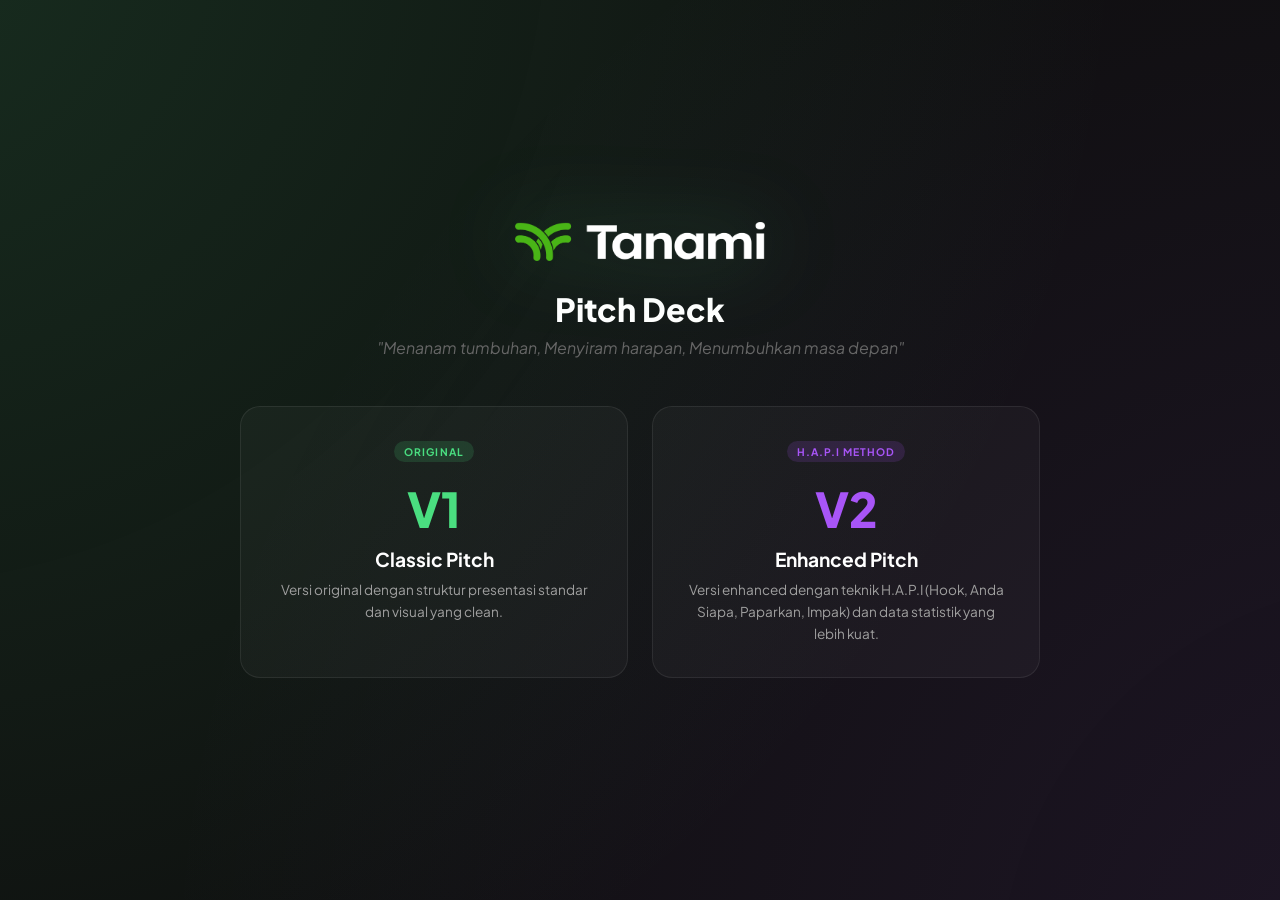
<file: index.html>
<!doctype html>
<html lang="id">
  <head>
    <meta charset="UTF-8" />
    <meta name="viewport" content="width=device-width, initial-scale=1.0" />
    <title>TANAMI Pitch Deck - Pilih Versi</title>
    <link
      href="https://fonts.googleapis.com/css2?family=Plus+Jakarta+Sans:wght@400;500;600;700;800&display=swap"
      rel="stylesheet"
    />
    <style>
      * {
        margin: 0;
        padding: 0;
        box-sizing: border-box;
      }

      body {
        font-family:
          "Plus Jakarta Sans",
          -apple-system,
          sans-serif;
        background: #0f0f0f;
        color: #fff;
        min-height: 100vh;
        display: flex;
        align-items: center;
        justify-content: center;
        padding: 2rem;
      }

      body::before {
        content: "";
        position: fixed;
        top: -50%;
        left: -50%;
        width: 200%;
        height: 200%;
        background:
          radial-gradient(
            circle at 20% 20%,
            rgba(74, 222, 128, 0.15) 0%,
            transparent 50%
          ),
          radial-gradient(
            circle at 80% 80%,
            rgba(168, 85, 247, 0.1) 0%,
            transparent 50%
          );
        pointer-events: none;
        z-index: 0;
      }

      .container {
        position: relative;
        z-index: 1;
        text-align: center;
        max-width: 800px;
      }

      .logo {
        max-width: 250px;
        margin-bottom: 1.5rem;
        filter: drop-shadow(0 0 40px rgba(74, 222, 128, 0.3));
      }

      h1 {
        font-size: 2rem;
        font-weight: 800;
        margin-bottom: 0.5rem;
      }

      .tagline {
        color: #666;
        font-style: italic;
        margin-bottom: 3rem;
      }

      .version-grid {
        display: grid;
        grid-template-columns: repeat(2, 1fr);
        gap: 1.5rem;
      }

      .version-card {
        background: rgba(255, 255, 255, 0.03);
        border: 1px solid rgba(255, 255, 255, 0.08);
        border-radius: 20px;
        padding: 2rem;
        text-decoration: none;
        color: inherit;
        transition: all 0.3s ease;
      }

      .version-card:hover {
        background: rgba(255, 255, 255, 0.06);
        border-color: #4ade80;
        transform: translateY(-8px);
        box-shadow: 0 20px 40px rgba(0, 0, 0, 0.3);
      }

      .version-number {
        font-size: 3rem;
        font-weight: 900;
        color: #4ade80;
        margin-bottom: 0.5rem;
      }

      .version-title {
        font-size: 1.2rem;
        font-weight: 700;
        margin-bottom: 0.5rem;
      }

      .version-desc {
        font-size: 0.85rem;
        color: #a0a0a0;
        line-height: 1.6;
      }

      .version-card:nth-child(2) .version-number {
        color: #a855f7;
      }

      .version-card:nth-child(2):hover {
        border-color: #a855f7;
      }

      .badge {
        display: inline-block;
        padding: 4px 10px;
        background: rgba(74, 222, 128, 0.15);
        color: #4ade80;
        font-size: 0.65rem;
        font-weight: 700;
        text-transform: uppercase;
        letter-spacing: 0.1em;
        border-radius: 20px;
        margin-bottom: 1rem;
      }

      .version-card:nth-child(2) .badge {
        background: rgba(168, 85, 247, 0.15);
        color: #a855f7;
      }

      @media (max-width: 600px) {
        .version-grid {
          grid-template-columns: 1fr;
        }
      }
    </style>
  </head>
  <body>
    <div class="container">
      <img src="1/logotext.png" alt="TANAMI" class="logo" />
      <h1>Pitch Deck</h1>
      <p class="tagline">
        "Menanam tumbuhan, Menyiram harapan, Menumbuhkan masa depan"
      </p>

      <div class="version-grid">
        <a href="1/index.html" class="version-card">
          <span class="badge">Original</span>
          <div class="version-number">V1</div>
          <div class="version-title">Classic Pitch</div>
          <p class="version-desc">
            Versi original dengan struktur presentasi standar dan visual yang
            clean.
          </p>
        </a>

        <a href="2/index.html" class="version-card">
          <span class="badge">H.A.P.I Method</span>
          <div class="version-number">V2</div>
          <div class="version-title">Enhanced Pitch</div>
          <p class="version-desc">
            Versi enhanced dengan teknik H.A.P.I (Hook, Anda Siapa, Paparkan,
            Impak) dan data statistik yang lebih kuat.
          </p>
        </a>
      </div>
    </div>
  </body>
</html>
</file>
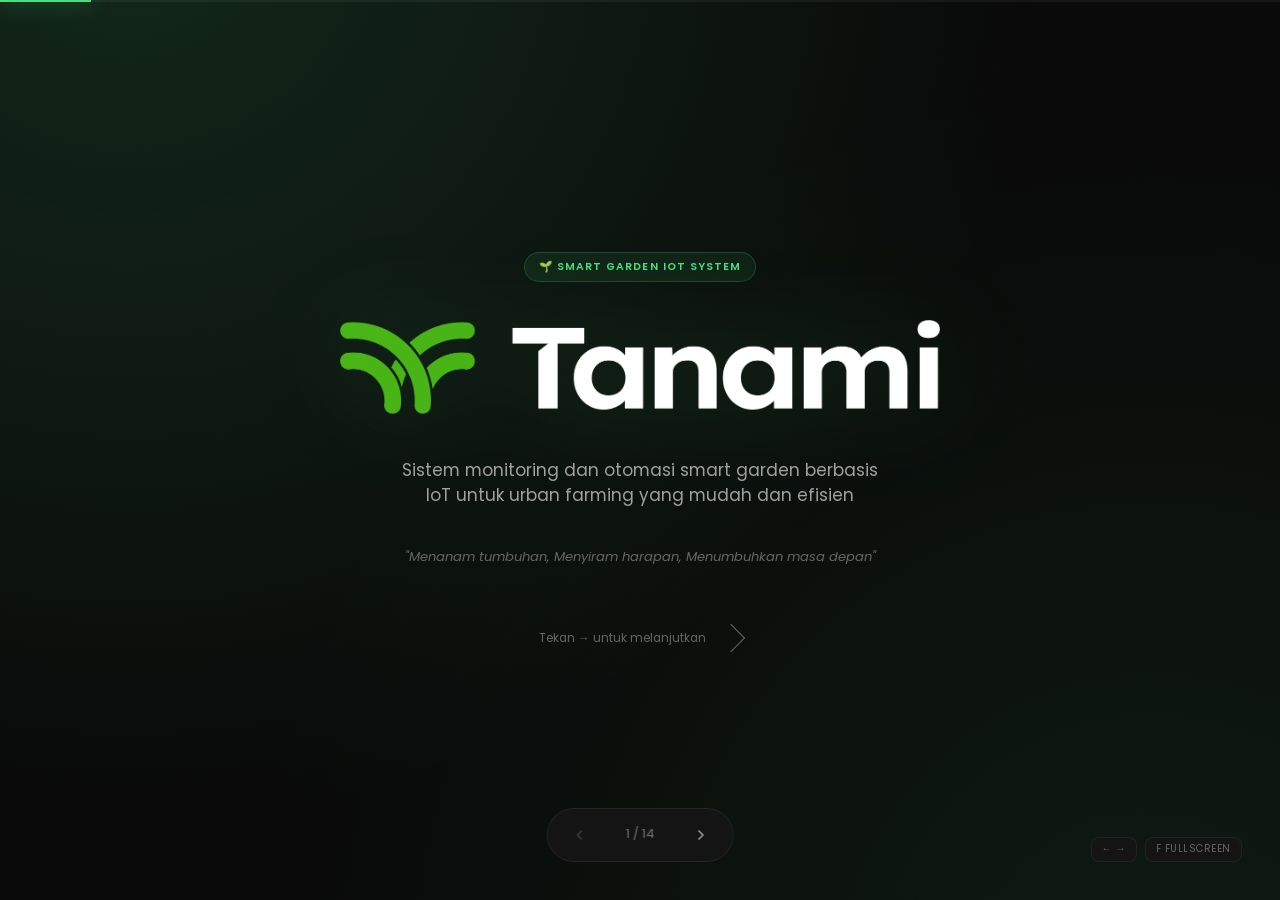
<file: 1/index.html>
<!doctype html>
<html lang="id">
  <head>
    <meta charset="UTF-8" />
    <meta name="viewport" content="width=device-width, initial-scale=1.0" />
    <title>TANAMI - Smart Urban Farming IoT</title>
    <link rel="stylesheet" href="style.css" />
  </head>
  <body>
    <!-- Persistent Logo -->
    <div class="header-logo">
      <img src="logotext.png" alt="TANAMI Logo" class="persistent-logo" />
    </div>

    <!-- Progress Bar -->
    <div class="progress-container">
      <div class="progress-bar" id="progressBar"></div>
    </div>

    <!-- Navigation -->
    <nav class="nav-controls">
      <button class="nav-btn" id="prevBtn" aria-label="Previous">
        <svg
          width="18"
          height="18"
          viewBox="0 0 24 24"
          fill="none"
          stroke="currentColor"
          stroke-width="2"
        >
          <path d="M15 18l-6-6 6-6" />
        </svg>
      </button>
      <span class="slide-counter"
        ><span id="currentSlide">1</span> /
        <span id="totalSlides">15</span></span
      >
      <button class="nav-btn" id="nextBtn" aria-label="Next">
        <svg
          width="18"
          height="18"
          viewBox="0 0 24 24"
          fill="none"
          stroke="currentColor"
          stroke-width="2"
        >
          <path d="M9 18l6-6-6-6" />
        </svg>
      </button>
    </nav>

    <!-- Keyboard hints -->
    <div class="keyboard-hints">
      <span>← →</span>
      <span>F Fullscreen</span>
    </div>

    <!-- Slides -->
    <div class="slides-container" id="slidesContainer">
      <!-- SLIDE 1: Cover -->
      <section class="slide active" data-slide="1">
        <div class="slide-content cover-slide">
          <span class="pill-label anim">🌱 Smart Garden IoT System</span>
          <div class="logo-wrapper anim">
            <img src="logotext.png" alt="TANAMI" class="main-logo" />
          </div>
          <p class="subtitle anim">
            Sistem monitoring dan otomasi smart garden berbasis IoT untuk urban
            farming yang mudah dan efisien
          </p>
          <p class="tagline anim">
            "Menanam tumbuhan, Menyiram harapan, Menumbuhkan masa depan"
          </p>
          <div class="scroll-hint anim">
            <span>Tekan → untuk melanjutkan</span>
            <div class="arrow"></div>
          </div>
        </div>
      </section>

      <!-- SLIDE 2: Problem -->
      <section class="slide" data-slide="2">
        <div class="slide-content">
          <div class="slide-header">
            <span class="pill-label anim">01 — Masalah</span>
            <h2 class="anim">
              TANTANGAN <span class="accent">URBAN FARMING</span>
            </h2>
          </div>
          <div class="bento-grid cols-4">
            <div class="card anim">
              <span class="card-icon">⏰</span>
              <h3 class="card-title">Waktu Terbatas</h3>
              <p class="card-desc">
                Tanaman sering layu karena lupa disiram di tengah kesibukan
              </p>
            </div>
            <div class="card anim">
              <span class="card-icon">📊</span>
              <h3 class="card-title">Tanpa Data Kuantitatif</h3>
              <p class="card-desc">
                Keputusan perawatan berdasarkan "kira-kira", bukan fakta terukur
              </p>
            </div>
            <div class="card anim">
              <span class="card-icon">🔧</span>
              <h3 class="card-title">Setup Rumit</h3>
              <p class="card-desc">
                Perangkat IoT membutuhkan konfigurasi IP manual
              </p>
            </div>
            <div class="card anim">
              <span class="card-icon">💰</span>
              <h3 class="card-title">Mahal</h3>
              <p class="card-desc">Solusi komersial Rp 500rb - Rp 2jt</p>
            </div>
          </div>
        </div>
      </section>

      <!-- SLIDE 3: Target Users -->
      <!-- <section class="slide" data-slide="3">
        <div class="slide-content">
          <div class="slide-header">
            <span class="pill-label anim">02 — Target</span>
            <h2 class="anim">
              SIAPA YANG <span class="accent">BUTUH INI?</span>
            </h2>
          </div>
          <div class="bento-grid cols-4">
            <div class="card accent-border anim">
              <span class="card-icon">🏠</span>
              <h3 class="card-title">Urban Farmers</h3>
              <p class="card-desc">
                Berkebun di rumah/apartemen dengan lahan terbatas
              </p>
            </div>
            <div class="card anim">
              <span class="card-icon">👨‍💻</span>
              <h3 class="card-title">Pekerja Sibuk</h3>
              <p class="card-desc">Hobi berkebun tapi minim waktu monitoring</p>
            </div>
            <div class="card anim">
              <span class="card-icon">🌿</span>
              <h3 class="card-title">Pemula Berkebun</h3>
              <p class="card-desc">Ingin berkebun tanpa takut tanaman mati</p>
            </div>
            <div class="card accent-border anim">
              <span class="card-icon">🏢</span>
              <h3 class="card-title">IoT Enthusiast</h3>
              <p class="card-desc">Integrasi dengan ekosistem smart home</p>
            </div>
          </div>
        </div>
      </section> -->

      <!-- SLIDE 4: Solution -->
      <section class="slide" data-slide="3">
        <div class="slide-content">
          <div class="slide-header">
            <span class="pill-label anim">02 — Solusi</span>
            <h2 class="anim">TANAMI <span class="accent">SYSTEM</span></h2>
          </div>
          <div class="feature-section">
            <div class="feature-visual anim">
              <div class="feature-circle">
                <img
                  src="Tanami_icon.png"
                  alt="Tanami Icon"
                  class="feature-icon"
                />
              </div>
            </div>
            <div class="feature-list">
              <div class="feature-item anim">
                <span class="feature-num">01</span>
                <div class="feature-text">
                  <h3>Real-Time Monitoring</h3>
                  <p>
                    Pantau kelembaban, suhu, dan kondisi tanaman dari smartphone
                  </p>
                </div>
              </div>
              <div class="feature-item anim">
                <span class="feature-num">02</span>
                <div class="feature-text">
                  <h3>Auto-Watering</h3>
                  <p>
                    Penyiraman otomatis berdasarkan threshold yang dikustomisasi
                  </p>
                </div>
              </div>
              <div class="feature-item anim">
                <span class="feature-num">03</span>
                <div class="feature-text">
                  <h3>Plug & Play</h3>
                  <p>
                    Zero-configuration dengan protokol NSD, koneksi < 2 detik
                  </p>
                </div>
              </div>
            </div>
          </div>
        </div>
      </section>

      <!-- SLIDE 5: Advanced Features -->
      <section class="slide" data-slide="4">
        <div class="slide-content">
          <div class="slide-header">
            <span class="pill-label anim">03 — Fitur</span>
            <h2 class="anim">FITUR <span class="accent">UNGGULAN</span></h2>
          </div>
          <div class="bento-grid cols-3">
            <div class="card accent-border span-2 anim">
              <span class="card-icon">🤖</span>
              <h3 class="card-title">TanamCare AI</h3>
              <p class="card-desc">
                Deteksi penyakit tanaman melalui foto menggunakan teknologi
                image processing berbasis AI
              </p>
            </div>
            <div class="card anim">
              <span class="card-icon">📈</span>
              <h3 class="card-title">Data-Driven</h3>
              <p class="card-desc">
                Keputusan berdasarkan data sensor real-time
              </p>
            </div>
            <div class="card anim">
              <span class="card-icon">🔋</span>
              <h3 class="card-title">Ready-for-Expansion</h3>
              <p class="card-desc">
                Arsitektur modular, jalur siap untuk upgrade sensor NPK
              </p>
            </div>
            <div class="card accent-border span-2 anim">
              <span class="card-icon">⚡</span>
              <h3 class="card-title">Edge Computing</h3>
              <p class="card-desc">
                Logika otomasi berjalan di perangkat — tetap bekerja meski tanpa
                koneksi aplikasi
              </p>
            </div>
          </div>
        </div>
      </section>

      <!-- SLIDE 6: Architecture -->
      <section class="slide" data-slide="5">
        <div class="slide-content">
          <div class="slide-header">
            <span class="pill-label anim">04 — Arsitektur</span>
            <h2 class="anim">
              SYSTEM <span class="accent">ARCHITECTURE</span>
            </h2>
          </div>
          <div
            class="arch-diagram anim"
            style="margin-top: 2rem; text-align: center"
          >
            <img
              src="tanami_architecture_1769436255052.png"
              alt="Sistem Tanami - 3 Domain"
              style="
                max-width: 65%;
                margin-top: -2rem;
                padding-bottom: 2rem;
                border-radius: 12px;
                box-shadow: 0 4px 20px rgba(0, 0, 0, 0.3);
              "
            />
          </div>
          <div class="arch-flow">
            <div class="arch-node accent anim">
              <div class="node-icon">📡</div>
              <div class="node-title">Sensing</div>
              <div class="node-items">Soil Moisture<br />DHT11</div>
            </div>
            <div class="arch-connector anim">→</div>
            <div class="arch-node accent anim">
              <div class="node-icon">🧠</div>
              <div class="node-title">Processing</div>
              <div class="node-items">ESP32<br />Threshold Logic</div>
            </div>
            <div class="arch-connector anim">→</div>
            <div class="arch-node anim">
              <div class="node-icon">💧</div>
              <div class="node-title">Actuating</div>
              <div class="node-items">Relay<br />Water Pump</div>
            </div>
            <div class="arch-connector anim">→</div>
            <div class="arch-node accent anim">
              <div class="node-icon">📱</div>
              <div class="node-title">Monitoring</div>
              <div class="node-items">Android App<br />TanamCare AI</div>
            </div>
          </div>
        </div>
      </section>

      <!-- SLIDE 7: Hardware -->
      <section class="slide" data-slide="6">
        <div class="slide-content">
          <div class="slide-header">
            <span class="pill-label anim">05 — Hardware</span>
            <h2 class="anim">
              HARDWARE <span class="accent">COMPONENTS</span>
            </h2>
          </div>
          <div class="bento-grid cols-3">
            <div class="card accent-border anim">
              <span class="card-icon">🔌</span>
              <h3 class="card-title">ESP32</h3>
              <p class="card-desc">
                WiFi + Bluetooth built-in, Web Server & NSD support
              </p>
            </div>
            <div class="card anim">
              <span class="card-icon">💧</span>
              <h3 class="card-title">Soil Moisture</h3>
              <p class="card-desc">Capacitive sensor, Analog 600-2900</p>
            </div>
            <div class="card anim">
              <span class="card-icon">🌡️</span>
              <h3 class="card-title">DHT11</h3>
              <p class="card-desc">Suhu & Kelembaban udara</p>
            </div>
            <div class="card anim">
              <span class="card-icon">⚡</span>
              <h3 class="card-title">Relay 2CH</h3>
              <p class="card-desc">Switch controller, 5V DC</p>
            </div>
            <div class="card anim">
              <span class="card-icon">🚿</span>
              <h3 class="card-title">Water Pump</h3>
              <p class="card-desc">Mini pump, 3V DC</p>
            </div>
            <div class="card accent-border anim">
              <span class="card-icon">🔋</span>
              <h3 class="card-title">Power</h3>
              <p class="card-desc">Battery 9V atau USB 5V</p>
            </div>
          </div>
        </div>
      </section>

      <!-- SLIDE 8: Software -->
      <section class="slide" data-slide="7">
        <div class="slide-content">
          <div class="slide-header">
            <span class="pill-label anim">06 — Software</span>
            <h2 class="anim">SOFTWARE <span class="accent">STACK</span></h2>
          </div>
          <div class="split-view">
            <div class="split-panel anim">
              <div class="panel-header green">📱 Android App</div>
              <div class="panel-content">
                <div class="component-list">
                  <div class="component-row">
                    <span>NsdManager</span>
                    <span>Auto-discovery</span>
                  </div>
                  <div class="component-row">
                    <span>Retrofit</span>
                    <span>HTTP client</span>
                  </div>
                  <div class="component-row">
                    <span>MySQL</span>
                    <span>Local cache</span>
                  </div>
                  <div class="component-row">
                    <span>TanamCare</span>
                    <span>AI diagnosis</span>
                  </div>
                </div>
              </div>
            </div>
            <div class="split-panel anim">
              <div class="panel-header default">⚡ ESP32 Firmware</div>
              <div class="panel-content">
                <div class="code-display">
                  {<br />
                  &nbsp;&nbsp;"moisture": 45,<br />
                  &nbsp;&nbsp;"temp": 28,<br />
                  &nbsp;&nbsp;"humidity": 65,<br />
                  &nbsp;&nbsp;"pump": "OFF"<br />
                  }
                </div>
              </div>
            </div>
          </div>
        </div>
      </section>

      <!-- SLIDE 9: Automation Logic -->
      <section class="slide" data-slide="8">
        <div class="slide-content">
          <div class="slide-header" style="margin-bottom: 1rem">
            <span class="pill-label anim">07 — Logika</span>
            <h2 class="anim" style="font-size: clamp(1.8rem, 4vw, 2.5rem)">
              AUTOMATION <span class="accent">LOGIC</span>
            </h2>
          </div>
          <div
            class="automation-diagram anim"
            style="text-align: center; margin-bottom: 1rem"
          >
            <img
              src="automation_flow.png"
              alt="Automation Flow Diagram"
              style="
                max-width: 60%;
                border-radius: 12px;
                box-shadow: 0 4px 20px rgba(0, 0, 0, 0.3);
              "
            />
          </div>
          <div class="split-view compact">
            <div class="split-panel anim">
              <div class="panel-header green">💧 Penyiraman</div>
              <div class="panel-content" style="padding: 0.75rem">
                <div
                  class="code-display"
                  style="padding: 0.75rem; font-size: 0.7rem"
                >
                  <span class="code-keyword">IF</span> (Moisture &lt;
                  <span class="code-value">40%</span>) → Pump =
                  <span class="code-on">ON</span><br />
                  <span class="code-keyword">ELSE</span> → Pump =
                  <span class="code-off">OFF</span>
                </div>
                <p
                  style="
                    margin-top: 0.5rem;
                    font-size: 0.65rem;
                    color: var(--text-secondary);
                  "
                >
                  ✅ Auto-stop saat target tercapai
                </p>
              </div>
            </div>
            <div class="split-panel anim">
              <div class="panel-header default">🌱 Pemupukan (Future)</div>
              <div class="panel-content" style="padding: 0.75rem">
                <div
                  class="code-display"
                  style="padding: 0.75rem; font-size: 0.7rem"
                >
                  <span class="code-keyword">IF</span> (TDS &lt;
                  <span class="code-value">500ppm</span>) → Nutrient =
                  <span class="code-on">ON</span><br />
                  <span class="code-keyword">ELSE</span> → Nutrient =
                  <span class="code-off">OFF</span>
                </div>
                <p
                  style="
                    margin-top: 0.5rem;
                    font-size: 0.65rem;
                    color: var(--text-muted);
                  "
                >
                  🔮 Ready untuk sensor NPK
                </p>
              </div>
            </div>
          </div>
        </div>
      </section>

      <!-- SLIDE 10: Zero-Config -->
      <section class="slide" data-slide="9">
        <div class="slide-content">
          <div class="slide-header">
            <span class="pill-label anim">08 — Koneksi</span>
            <h2 class="anim">ZERO <span class="accent">CONFIGURATION</span></h2>
          </div>
          <div class="bento-grid cols-4">
            <div class="card accent-border anim">
              <span class="card-icon">📡</span>
              <h3 class="card-title">Broadcast</h3>
              <p class="card-desc">ESP32 menyiarkan NSD service</p>
            </div>
            <div class="card anim">
              <span class="card-icon">📶</span>
              <h3 class="card-title">Discover</h3>
              <p class="card-desc">App dengan NsdManager mendengarkan sinyal</p>
            </div>
            <div class="card anim">
              <span class="card-icon">🔗</span>
              <h3 class="card-title">Resolve</h3>
              <p class="card-desc">IP & Port otomatis</p>
            </div>
            <div class="card accent-border anim">
              <span class="card-icon">✅</span>
              <h3 class="card-title">Connect!</h3>
              <p class="card-desc">Dashboard siap digunakan</p>
            </div>
          </div>
          <div class="stats-row">
            <div class="stat-box anim">
              <div class="stat-number">&lt;2s</div>
              <div class="stat-label">Discovery Time</div>
            </div>
            <div class="stat-box anim">
              <div class="stat-number">0</div>
              <div class="stat-label">Manual Config</div>
            </div>
          </div>
        </div>
      </section>

      <!-- SLIDE 11: Testing -->
      <section class="slide" data-slide="10">
        <div class="slide-content">
          <div class="slide-header">
            <span class="pill-label anim">9 — Testing</span>
            <h2 class="anim">HASIL <span class="accent">PENGUJIAN</span></h2>
          </div>
          <div class="test-list">
            <div class="test-row anim">
              <span class="test-status">✅</span>
              <div class="test-info">
                <h4>Auto-Discovery</h4>
                <p>IP resolved dalam waktu kurang dari 2 detik</p>
              </div>
              <span class="test-badge">Pass</span>
            </div>
            <div class="test-row anim">
              <span class="test-status">✅</span>
              <div class="test-info">
                <h4>Sensor Accuracy</h4>
                <p>Data sesuai dengan kondisi fisik di lapangan</p>
              </div>
              <span class="test-badge">Pass</span>
            </div>
            <div class="test-row anim">
              <span class="test-status">✅</span>
              <div class="test-info">
                <h4>Auto-Watering</h4>
                <p>Pompa aktif konsisten saat kelembaban < threshold 40%</p>
              </div>
              <span class="test-badge">Pass</span>
            </div>
            <div class="test-row anim">
              <span class="test-status">✅</span>
              <div class="test-info">
                <h4>Closed-Loop System</h4>
                <p>Pompa mati otomatis saat kondisi ideal tercapai</p>
              </div>
              <span class="test-badge">Pass</span>
            </div>
            <div class="test-row anim">
              <span class="test-status">✅</span>
              <div class="test-info">
                <h4>Edge Computing</h4>
                <p>Sistem tetap berjalan saat koneksi app terputus</p>
              </div>
              <span class="test-badge">Pass</span>
            </div>
            <div class="test-row anim">
              <span class="test-status">✅</span>
              <div class="test-info">
                <h4>TanamCare AI</h4>
                <p>Diagnosis penyakit tanaman dari foto berhasil</p>
              </div>
              <span class="test-badge">Pass</span>
            </div>
          </div>
        </div>
      </section>

      <!-- SLIDE 12: Comparison -->
      <section class="slide" data-slide="11">
        <div class="slide-content">
          <div class="slide-header">
            <span class="pill-label anim">10 — Keunggulan</span>
            <h2 class="anim">
              COMPETITIVE <span class="accent">ADVANTAGE</span>
            </h2>
          </div>
          <div class="comparison-table anim">
            <div class="comp-header">
              <div class="comp-cell header">Aspek</div>
              <div class="comp-cell header">🌱 Tanami</div>
              <div class="comp-cell header">❌ Kompetitor</div>
            </div>
            <div class="comp-row">
              <div class="comp-cell">💰 Harga</div>
              <div class="comp-cell win">< Rp 200.000</div>
              <div class="comp-cell lose">Rp 500rb - 2jt</div>
            </div>
            <div class="comp-row">
              <div class="comp-cell">🔧 Setup</div>
              <div class="comp-cell win">NSD < 2 detik</div>
              <div class="comp-cell lose">IP manual</div>
            </div>
            <!-- <div class="comp-row">
              <div class="comp-cell">🎯 Target</div>
              <div class="comp-cell win">Indonesia</div>
              <div class="comp-cell lose">Generic</div>
            </div> -->
            <div class="comp-row">
              <div class="comp-cell">🔌 Arsitektur</div>
              <div class="comp-cell win">Modular</div>
              <div class="comp-cell lose">Fixed</div>
            </div>
            <div class="comp-row">
              <div class="comp-cell">📡 Koneksi</div>
              <div class="comp-cell win">Edge Computing</div>
              <div class="comp-cell lose">Cloud-dependent</div>
            </div>
            <div class="comp-row">
              <div class="comp-cell">🤖 AI</div>
              <div class="comp-cell win">TanamCare</div>
              <div class="comp-cell lose">—</div>
            </div>
          </div>
        </div>
      </section>

      <!-- SLIDE 13: USP -->
      <section class="slide" data-slide="12">
        <div class="slide-content">
          <div class="slide-header">
            <span class="pill-label anim">11 — USP</span>
            <h2 class="anim">
              UNIQUE SELLING <span class="accent">POINTS</span>
            </h2>
          </div>
          <div class="usp-list">
            <div class="usp-item anim">
              <span class="usp-num">01</span>
              <div class="usp-content">
                <h3>Dirancang khusus untuk Urban Farmers</h3>
              </div>
            </div>
            <div class="usp-item anim">
              <span class="usp-num">02</span>
              <div class="usp-content">
                <h3>🔌 Zero-Configuration dengan protokol NSD</h3>
              </div>
            </div>
            <div class="usp-item anim">
              <span class="usp-num">03</span>
              <div class="usp-content">
                <h3>🤖 AI-Powered Plant Diagnosis dengan TanamCare</h3>
              </div>
            </div>
            <div class="usp-item anim">
              <span class="usp-num">04</span>
              <div class="usp-content">
                <h3>💰 Affordable untuk semua kalangan</h3>
              </div>
            </div>
          </div>
        </div>
      </section>

      <!-- SLIDE 14: Roadmap -->
      <section class="slide" data-slide="13">
        <div class="slide-content">
          <div class="slide-header">
            <span class="pill-label anim">12 — Roadmap</span>
            <h2 class="anim">FUTURE <span class="accent">DEVELOPMENT</span></h2>
          </div>
          <div class="roadmap-timeline">
            <div class="timeline-phase anim">
              <div class="phase-tag green">Phase 2</div>
              <div class="phase-content">
                <h3>Cloud</h3>
                <ul>
                  <li>☁️ Cloud Database</li>
                  <li>📊 Analytics & Trends</li>
                  <li>🔔 Push Notifications</li>
                </ul>
              </div>
            </div>
            <div class="timeline-phase anim">
              <div class="phase-tag default">Phase 3</div>
              <div class="phase-content">
                <h3>Scale</h3>
                <ul>
                  <li>📡 MQTT Protocol</li>
                  <li>🌱 Sensor NPK</li>
                  <li>🏭 Multi-node</li>
                </ul>
              </div>
            </div>
            <div class="timeline-phase anim">
              <div class="phase-tag default">Business</div>
              <div class="phase-content">
                <h3>Expand</h3>
                <ul>
                  <li>🛒 DIY Kit</li>
                  <li>🏢 Enterprise</li>
                  <li>📚 Edu Platform</li>
                </ul>
              </div>
            </div>
          </div>
        </div>
      </section>

      <!-- SLIDE 15: Thank You -->
      <section class="slide" data-slide="14">
        <div class="slide-content thank-you-content">
          <span class="pill-label anim">🌱 Tanami</span>
          <div class="big-thanks anim">
            <span class="line1">Terima</span>
            <span class="line2">Kasih!</span>
          </div>
          <p class="tagline anim">
            "Menanam tumbuhan, Menyiram harapan, Menumbuhkan masa depan"
          </p>
          <div class="contact-row anim">
            <div class="contact-item">
              <span>📧</span>
              <span>tanamiuniverse10@gmail.com</span>
            </div>
            <div class="contact-item">
              <span>📷</span>
              <span>@tanami_tech</span>
            </div>
            <div class="contact-item">
              <span>🎥</span>
              <span>@Tanami_Universe10</span>
            </div>
          </div>
          <div class="questions-box anim">
            <h2>Ada Pertanyaan?</h2>
          </div>
        </div>
      </section>
    </div>

    <script src="script.js"></script>
  </body>
</html>
</file>
<file: 1/style.css>
/* ==========================================
   TANAMI Pitch Deck - DARK MINIMAL THEME
   Inspired by modern presentation decks
   Green-toned, bold typography, clean layout
   ========================================== */

@import url("https://fonts.googleapis.com/css2?family=Poppins:wght@300;400;500;600;700;800;900&display=swap");

:root {
  /* Dark palette with green accent */
  --bg-dark: #0a0a0a;
  --bg-card: #141414;
  --bg-card-hover: #1a1a1a;
  --bg-elevated: #1f1f1f;

  /* Text colors */
  --text-primary: #ffffff;
  --text-secondary: #a0a0a0;
  --text-muted: #666666;

  /* Green accent palette */
  --green-50: #f0fdf4;
  --green-100: #dcfce7;
  --green-200: #bbf7d0;
  --green-300: #86efac;
  --green-400: #4ade80;
  --green-500: #22c55e;
  --green-600: #16a34a;
  --green-700: #15803d;

  /* Accent variations */
  --accent: #4ade80;
  --accent-glow: rgba(74, 222, 128, 0.15);
  --accent-subtle: rgba(74, 222, 128, 0.08);

  /* Typography */
  --font-main: "Poppins", -apple-system, BlinkMacSystemFont, sans-serif;

  /* Spacing */
  --space-xs: 0.5rem;
  --space-sm: 1rem;
  --space-md: 1.5rem;
  --space-lg: 2.5rem;
  --space-xl: 4rem;
  --space-2xl: 6rem;

  /* Border radius */
  --radius-sm: 8px;
  --radius-md: 12px;
  --radius-lg: 16px;
  --radius-xl: 24px;
  --radius-pill: 100px;

  /* Borders */
  --border-subtle: 1px solid rgba(255, 255, 255, 0.06);
  --border-card: 1px solid rgba(255, 255, 255, 0.08);
}

*,
*::before,
*::after {
  margin: 0;
  padding: 0;
  box-sizing: border-box;
}

html {
  font-size: clamp(14px, 1.2vw, 17px);
}

body {
  font-family: var(--font-main);
  background: var(--bg-dark);
  color: var(--text-primary);
  overflow: hidden;
  min-height: 100vh;
  line-height: 1.5;
}

/* Ambient glow effect */
body::before {
  content: "";
  position: fixed;
  top: -50%;
  left: -50%;
  width: 200%;
  height: 200%;
  background:
    radial-gradient(circle at 30% 20%, var(--accent-glow) 0%, transparent 40%),
    radial-gradient(
      circle at 70% 80%,
      rgba(74, 222, 128, 0.08) 0%,
      transparent 40%
    );
  pointer-events: none;
  z-index: 0;
}

/* Hide cursor glow on dark theme */
.cursor-glow {
  display: none;
}

/* Header Logo Persistent */
.header-logo {
  position: fixed;
  top: var(--space-lg);
  left: var(--space-lg);
  z-index: 1000;
  opacity: 0;
  pointer-events: none;
  transition: opacity 0.5s ease;
}

.header-logo.visible {
  opacity: 1;
  pointer-events: auto;
}

.persistent-logo {
  height: 24px;
  width: auto;
  filter: drop-shadow(0 0 10px var(--accent-glow));
}

/* Progress Bar - minimal line */
.progress-container {
  position: fixed;
  top: 0;
  left: 0;
  width: 100%;
  height: 2px;
  background: rgba(255, 255, 255, 0.05);
  z-index: 1000;
}

.progress-bar {
  height: 100%;
  background: var(--accent);
  width: 6.67%;
  transition: width 0.5s cubic-bezier(0.4, 0, 0.2, 1);
  box-shadow: 0 0 20px var(--accent);
}

/* Navigation */
.nav-controls {
  position: fixed;
  bottom: var(--space-lg);
  left: 50%;
  transform: translateX(-50%);
  display: flex;
  align-items: center;
  gap: var(--space-sm);
  background: var(--bg-card);
  backdrop-filter: blur(20px);
  padding: 6px 12px;
  border-radius: var(--radius-pill);
  border: var(--border-card);
  z-index: 100;
}

.nav-btn {
  background: transparent;
  border: none;
  color: var(--text-secondary);
  width: 40px;
  height: 40px;
  border-radius: 50%;
  cursor: pointer;
  display: flex;
  align-items: center;
  justify-content: center;
  transition: all 0.2s ease;
}

.nav-btn:hover {
  background: var(--accent-subtle);
  color: var(--accent);
}

.nav-btn:disabled {
  opacity: 0.3;
  pointer-events: none;
}

.slide-counter {
  font-size: 0.8rem;
  font-weight: 500;
  color: var(--text-muted);
  min-width: 50px;
  text-align: center;
  font-variant-numeric: tabular-nums;
}

/* Keyboard hints */
.keyboard-hints {
  position: fixed;
  bottom: var(--space-lg);
  right: var(--space-lg);
  display: flex;
  gap: var(--space-xs);
  z-index: 100;
}

.keyboard-hints span {
  font-size: 0.65rem;
  color: var(--text-muted);
  padding: 4px 10px;
  background: var(--bg-card);
  border: var(--border-subtle);
  border-radius: var(--radius-sm);
  text-transform: uppercase;
  letter-spacing: 0.05em;
}

/* Slides Container */
.slides-container {
  width: 100vw;
  height: 100vh;
  position: relative;
  z-index: 1;
}

/* Individual Slides */
.slide {
  position: absolute;
  top: 0;
  left: 0;
  width: 100%;
  height: 100%;
  display: flex;
  align-items: center;
  justify-content: center;
  opacity: 0;
  visibility: hidden;
  transition: all 0.5s cubic-bezier(0.4, 0, 0.2, 1);
  padding: var(--space-xl);
  overflow: hidden;
}

.slide.active {
  opacity: 1;
  visibility: visible;
}

.slide.exit-left {
  transform: translateX(-20%);
  opacity: 0;
}

.slide.exit-right {
  transform: translateX(20%);
  opacity: 0;
}

.slide-content {
  max-width: 1200px;
  width: 100%;
  position: relative;
}

/* Pill label */
.pill-label {
  display: inline-flex;
  align-items: center;
  gap: 6px;
  background: var(--accent-subtle);
  color: var(--accent);
  padding: 6px 14px;
  border-radius: var(--radius-pill);
  font-size: 0.7rem;
  font-weight: 600;
  text-transform: uppercase;
  letter-spacing: 0.1em;
  margin-bottom: var(--space-md);
  border: 1px solid rgba(74, 222, 128, 0.2);
}

/* Slide Header */
.slide-header {
  margin-bottom: var(--space-xl);
}

.slide-header h2 {
  font-size: clamp(2.5rem, 5vw, 4rem);
  font-weight: 800;
  text-transform: uppercase;
  letter-spacing: -0.03em;
  line-height: 1;
  color: var(--text-primary);
}

.slide-header h2 .accent {
  color: var(--accent);
}

.slide-header p {
  font-size: 1rem;
  color: var(--text-secondary);
  margin-top: var(--space-sm);
  max-width: 600px;
}

/* COVER SLIDE */
.cover-slide {
  text-align: center;
  display: flex;
  flex-direction: column;
  align-items: center;
  justify-content: center;
}

.cover-slide .pill-label {
  margin-bottom: var(--space-lg);
}

.main-title {
  font-size: clamp(4rem, 12vw, 9rem);
  font-weight: 900;
  text-transform: uppercase;
  letter-spacing: -0.04em;
  line-height: 0.9;
  margin-bottom: var(--space-md);
}

.main-title .highlight {
  color: var(--accent);
}

.logo-wrapper {
  margin-bottom: var(--space-lg);
  max-width: 600px;
  width: 90%;
}

.main-logo {
  width: 100%;
  height: auto;
  filter: drop-shadow(0 0 50px var(--accent-glow));
}

.subtitle {
  font-size: 1.1rem;
  color: var(--text-secondary);
  max-width: 500px;
  margin-bottom: var(--space-lg);
  font-weight: 400;
}

.tagline {
  font-size: 0.85rem;
  color: var(--text-muted);
  font-style: italic;
}

.hero-icon {
  font-size: 4rem;
  margin-bottom: var(--space-lg);
  filter: drop-shadow(0 0 40px var(--accent));
}

.scroll-hint {
  margin-top: var(--space-xl);
  font-size: 0.75rem;
  color: var(--text-muted);
  display: flex;
  align-items: center;
  gap: var(--space-sm);
}

.scroll-hint .arrow {
  width: 20px;
  height: 20px;
  border-right: 1.5px solid var(--text-muted);
  border-bottom: 1.5px solid var(--text-muted);
  transform: rotate(-45deg);
  animation: arrowBounce 2s ease-in-out infinite;
}

@keyframes arrowBounce {
  0%,
  100% {
    transform: rotate(-45deg) translate(0, 0);
  }
  50% {
    transform: rotate(-45deg) translate(3px, 0);
  }
}

/* BENTO GRID */
.bento-grid {
  display: grid;
  gap: var(--space-sm);
}

.bento-grid.cols-4 {
  grid-template-columns: repeat(4, 1fr);
}
.bento-grid.cols-3 {
  grid-template-columns: repeat(3, 1fr);
}
.bento-grid.cols-2 {
  grid-template-columns: repeat(2, 1fr);
}

/* Cards */
.card {
  background: var(--bg-card);
  border: var(--border-card);
  border-radius: var(--radius-lg);
  padding: var(--space-lg);
  transition: all 0.3s ease;
}

.card:hover {
  background: var(--bg-card-hover);
  border-color: rgba(255, 255, 255, 0.1);
  transform: translateY(-2px);
}

.card.span-2 {
  grid-column: span 2;
}

.card.accent-border {
  border-left: 2px solid var(--accent);
}

.card-icon {
  font-size: 1.5rem;
  margin-bottom: var(--space-sm);
  display: block;
}

.card-title {
  font-size: 1rem;
  font-weight: 700;
  color: var(--text-primary);
  margin-bottom: 4px;
  text-transform: uppercase;
  letter-spacing: 0.02em;
}

.card-desc {
  font-size: 0.85rem;
  color: var(--text-secondary);
  line-height: 1.5;
}

/* Feature Section */
.feature-section {
  display: grid;
  grid-template-columns: 1fr 1.2fr;
  gap: var(--space-xl);
  align-items: center;
}

.feature-visual {
  display: flex;
  justify-content: center;
  align-items: center;
}

.feature-circle {
  width: 240px;
  height: 240px;
  background: var(--green-50) 100%;
  border-radius: 50%;
  display: flex;
  align-items: center;
  justify-content: center;
  font-size: 6rem;
  box-shadow: 0 0 80px var(--accent-glow);
  overflow: hidden;
}

.feature-icon {
  width: 60%;
  height: auto;
  filter: drop-shadow(0 0 20px rgba(0, 0, 0, 0.2));
}

.feature-list {
  display: flex;
  flex-direction: column;
  gap: var(--space-md);
}

.feature-item {
  display: flex;
  gap: var(--space-md);
  align-items: flex-start;
  padding: var(--space-md);
  background: var(--bg-card);
  border: var(--border-card);
  border-radius: var(--radius-md);
  transition: all 0.3s ease;
}

.feature-item:hover {
  background: var(--bg-card-hover);
  border-left: 2px solid var(--accent);
}

.feature-num {
  font-size: 1.25rem;
  font-weight: 800;
  color: var(--accent);
  min-width: 32px;
}

.feature-text h3 {
  font-size: 0.9rem;
  font-weight: 700;
  color: var(--text-primary);
  text-transform: uppercase;
  margin-bottom: 4px;
}

.feature-text p {
  font-size: 0.8rem;
  color: var(--text-secondary);
}

/* Architecture Flow */
.arch-flow {
  display: flex;
  align-items: center;
  justify-content: center;
  gap: var(--space-sm);
  flex-wrap: wrap;
}

.arch-node {
  background: var(--bg-card);
  border: var(--border-card);
  border-radius: var(--radius-lg);
  padding: var(--space-lg);
  text-align: center;
  min-width: 150px;
  transition: all 0.3s ease;
}

.arch-node:hover {
  background: var(--bg-card-hover);
  transform: scale(1.02);
}

.arch-node.accent {
  border-top: 2px solid var(--accent);
}

.arch-node .node-icon {
  font-size: 1.75rem;
  margin-bottom: var(--space-sm);
}

.arch-node .node-title {
  font-size: 0.8rem;
  font-weight: 700;
  color: var(--text-primary);
  text-transform: uppercase;
  margin-bottom: 4px;
}

.arch-node .node-items {
  font-size: 0.7rem;
  color: var(--text-muted);
  line-height: 1.5;
}

.arch-connector {
  font-size: 1.25rem;
  color: var(--accent);
  opacity: 0.5;
}

/* Architecture Slide Layout */
.architecture-slide {
  display: flex;
  flex-direction: column;
  align-items: center;
  justify-content: center;
}

/* Compact Arch Flow */
.arch-flow.compact {
  gap: var(--space-xs);
}

.arch-flow.compact .arch-node {
  padding: var(--space-sm) var(--space-md);
  min-width: 120px;
}

.arch-flow.compact .arch-node .node-icon {
  font-size: 1.25rem;
  margin-bottom: 0.25rem;
}

.arch-flow.compact .arch-node .node-title {
  font-size: 0.7rem;
}

.arch-flow.compact .arch-node .node-items {
  font-size: 0.6rem;
}

.arch-flow.compact .arch-connector {
  font-size: 1rem;
}

/* Split View */
.split-view {
  display: grid;
  grid-template-columns: 1fr 1fr;
  gap: var(--space-md);
}

.split-view.compact {
  gap: var(--space-sm);
}

.split-view.compact .panel-header {
  padding: 0.5rem 0.75rem;
  font-size: 0.65rem;
}

.split-view.compact .panel-content {
  padding: 0.5rem;
}

.split-panel {
  background: var(--bg-card);
  border: var(--border-card);
  border-radius: var(--radius-lg);
  overflow: hidden;
}

.panel-header {
  padding: var(--space-sm) var(--space-md);
  font-weight: 600;
  font-size: 0.75rem;
  text-transform: uppercase;
  letter-spacing: 0.1em;
  border-bottom: var(--border-subtle);
  display: flex;
  align-items: center;
  gap: var(--space-xs);
}

.panel-header.green {
  background: var(--accent-subtle);
  color: var(--accent);
}

.panel-header.default {
  color: var(--text-secondary);
}

.panel-content {
  padding: var(--space-md);
}

.component-list {
  display: flex;
  flex-direction: column;
  gap: var(--space-sm);
}

.component-row {
  display: flex;
  justify-content: space-between;
  padding-bottom: var(--space-sm);
  border-bottom: var(--border-subtle);
  font-size: 0.8rem;
}

.component-row span:first-child {
  color: var(--text-primary);
}
.component-row span:last-child {
  color: var(--text-muted);
}
.component-row:last-child {
  border-bottom: none;
}

/* Code Display */
.code-display {
  background: #0d0d0d;
  color: var(--accent);
  font-family: "JetBrains Mono", "SF Mono", monospace;
  padding: var(--space-md);
  border-radius: var(--radius-md);
  font-size: 0.8rem;
  line-height: 1.7;
  border: var(--border-subtle);
}

.code-keyword {
  color: #c084fc;
}
.code-value {
  color: #fbbf24;
}
.code-on {
  color: var(--accent);
  font-weight: 600;
}
.code-off {
  color: #f87171;
  font-weight: 600;
}

/* Stats Row */
.stats-row {
  display: flex;
  gap: var(--space-md);
  justify-content: center;
  margin-top: var(--space-xl);
}

.stat-box {
  text-align: center;
  padding: var(--space-lg);
  background: var(--bg-card);
  border: var(--border-card);
  border-radius: var(--radius-lg);
  min-width: 140px;
}

.stat-number {
  font-size: 2.5rem;
  font-weight: 800;
  color: var(--accent);
  line-height: 1;
}

.stat-label {
  font-size: 0.65rem;
  color: var(--text-muted);
  text-transform: uppercase;
  letter-spacing: 0.1em;
  margin-top: var(--space-xs);
}

/* Test Results */
.test-list {
  display: flex;
  flex-direction: column;
  gap: var(--space-xs);
}

.test-row {
  display: flex;
  align-items: center;
  gap: var(--space-md);
  padding: var(--space-md);
  background: var(--bg-card);
  border: var(--border-card);
  border-radius: var(--radius-md);
  transition: all 0.3s ease;
}

.test-row:hover {
  background: var(--bg-card-hover);
  border-left: 2px solid var(--accent);
  transform: translateX(4px);
}

.test-status {
  font-size: 1.1rem;
}
.test-info {
  flex: 1;
}

.test-info h4 {
  font-weight: 600;
  font-size: 0.85rem;
  color: var(--text-primary);
}

.test-info p {
  font-size: 0.75rem;
  color: var(--text-muted);
}

.test-badge {
  font-size: 0.6rem;
  font-weight: 700;
  background: var(--accent-subtle);
  color: var(--accent);
  padding: 4px 10px;
  border-radius: var(--radius-pill);
  text-transform: uppercase;
  letter-spacing: 0.05em;
}

/* Comparison Table */
.comparison-table {
  background: var(--bg-card);
  border: var(--border-card);
  border-radius: var(--radius-lg);
  overflow: hidden;
}

.comp-header {
  display: grid;
  grid-template-columns: 2fr 1fr 1fr;
  background: var(--bg-elevated);
  border-bottom: var(--border-subtle);
}

.comp-row {
  display: grid;
  grid-template-columns: 2fr 1fr 1fr;
  border-bottom: var(--border-subtle);
}

.comp-row:last-child {
  border-bottom: none;
}

.comp-cell {
  padding: var(--space-sm) var(--space-md);
  font-size: 0.8rem;
}

.comp-cell.header {
  font-weight: 700;
  font-size: 0.7rem;
  text-transform: uppercase;
  letter-spacing: 0.05em;
  color: var(--text-muted);
}

.comp-cell.win {
  color: var(--accent);
  font-weight: 600;
}

.comp-cell.lose {
  color: var(--text-muted);
}

/* USP List */
.usp-list {
  display: flex;
  flex-direction: column;
  gap: var(--space-sm);
}

.usp-item {
  display: flex;
  align-items: center;
  gap: var(--space-md);
  padding: var(--space-md) var(--space-lg);
  background: var(--bg-card);
  border: var(--border-card);
  border-radius: var(--radius-lg);
  transition: all 0.3s ease;
}

.usp-item:hover {
  background: var(--bg-card-hover);
  border-left: 2px solid var(--accent);
  transform: translateX(4px);
}

.usp-num {
  font-size: 1.75rem;
  font-weight: 800;
  color: var(--accent);
  min-width: 50px;
  text-align: center;
}

.usp-content h3 {
  font-size: 0.9rem;
  font-weight: 600;
  color: var(--text-primary);
}

/* Roadmap */
.roadmap-timeline {
  display: flex;
  gap: var(--space-md);
}

.timeline-phase {
  flex: 1;
  background: var(--bg-card);
  border: var(--border-card);
  border-radius: var(--radius-lg);
  overflow: hidden;
  transition: all 0.3s ease;
}

.timeline-phase:hover {
  transform: translateY(-4px);
  border-color: rgba(255, 255, 255, 0.1);
}

.phase-tag {
  padding: var(--space-sm) var(--space-md);
  font-size: 0.65rem;
  font-weight: 700;
  text-transform: uppercase;
  letter-spacing: 0.1em;
  border-bottom: var(--border-subtle);
}

.phase-tag.green {
  background: var(--accent-subtle);
  color: var(--accent);
}

.phase-tag.default {
  color: var(--text-muted);
}

.phase-content {
  padding: var(--space-md);
}

.phase-content h3 {
  font-size: 1.1rem;
  font-weight: 700;
  color: var(--text-primary);
  text-transform: uppercase;
  margin-bottom: var(--space-sm);
}

.phase-content ul {
  list-style: none;
}

.phase-content li {
  padding: 6px 0;
  font-size: 0.8rem;
  color: var(--text-secondary);
  border-bottom: var(--border-subtle);
}

.phase-content li:last-child {
  border-bottom: none;
}

/* Thank You */
.thank-you-content {
  text-align: center;
  display: flex;
  flex-direction: column;
  align-items: center;
  gap: var(--space-md);
}

.thank-you-logo {
  max-width: 300px;
  margin-bottom: var(--space-md);
}

.footer-logo {
  width: 100%;
  height: auto;
  filter: drop-shadow(0 0 30px var(--accent-glow));
}

.big-thanks {
  font-size: clamp(4rem, 12vw, 8rem);
  font-weight: 900;
  text-transform: uppercase;
  letter-spacing: -0.04em;
  line-height: 0.95;
}

.big-thanks .line1 {
  color: var(--text-muted);
  display: block;
}

.big-thanks .line2 {
  color: var(--accent);
  display: block;
  text-shadow: 0 0 60px var(--accent);
}

.contact-row {
  display: flex;
  gap: var(--space-sm);
  flex-wrap: wrap;
  justify-content: center;
}

.contact-item {
  display: flex;
  align-items: center;
  gap: var(--space-xs);
  padding: var(--space-sm) var(--space-md);
  background: var(--bg-card);
  border: var(--border-card);
  border-radius: var(--radius-pill);
  font-size: 0.8rem;
  color: var(--text-secondary);
  transition: all 0.3s ease;
}

.contact-item:hover {
  background: var(--accent-subtle);
  border-color: var(--accent);
  color: var(--accent);
}

.questions-box {
  padding: var(--space-md) var(--space-xl);
  background: linear-gradient(
    135deg,
    var(--green-600) 0%,
    var(--green-500) 100%
  );
  border-radius: var(--radius-lg);
  box-shadow: 0 0 60px var(--accent-glow);
}

.questions-box h2 {
  font-size: 1.25rem;
  font-weight: 700;
  text-transform: uppercase;
  letter-spacing: 0.05em;
}

/* Responsive - Tablet */
@media (max-width: 1024px) {
  .bento-grid.cols-4 {
    grid-template-columns: repeat(2, 1fr);
  }
  .bento-grid.cols-3 {
    grid-template-columns: repeat(2, 1fr);
  }
  .feature-section {
    grid-template-columns: 1fr;
  }
  .split-view {
    grid-template-columns: 1fr;
  }
  .roadmap-timeline {
    flex-direction: column;
  }
  .arch-flow {
    gap: var(--space-xs);
  }
}

/* Responsive - Mobile */
@media (max-width: 768px) {
  html {
    font-size: 14px;
  }

  .slide {
    padding: var(--space-md);
  }

  .slide-content {
    max-width: 100%;
  }

  /* Header */
  .slide-header {
    margin-bottom: var(--space-md);
  }

  .slide-header h2 {
    font-size: clamp(1.5rem, 6vw, 2rem);
  }

  .pill-label {
    font-size: 0.6rem;
    padding: 4px 10px;
  }

  /* Navigation */
  .nav-controls {
    bottom: var(--space-sm);
    padding: 4px 8px;
  }

  .nav-btn {
    width: 32px;
    height: 32px;
  }

  .keyboard-hints {
    display: none;
  }

  .header-logo {
    top: var(--space-sm);
    left: var(--space-sm);
  }

  .persistent-logo {
    height: 18px;
  }

  /* Grids */
  .bento-grid.cols-4,
  .bento-grid.cols-3,
  .bento-grid.cols-2 {
    grid-template-columns: 1fr;
    gap: var(--space-xs);
  }

  .card {
    padding: var(--space-sm);
  }

  .card.span-2 {
    grid-column: span 1;
  }

  .card-icon {
    font-size: 1.2rem;
  }

  .card-title {
    font-size: 0.85rem;
  }

  .card-desc {
    font-size: 0.75rem;
  }

  /* Cover slide */
  .logo-wrapper {
    max-width: 280px;
  }

  .subtitle {
    font-size: 0.9rem;
  }

  .tagline {
    font-size: 0.75rem;
  }

  /* Feature section */
  .feature-circle {
    width: 160px;
    height: 160px;
  }

  .feature-item {
    padding: var(--space-sm);
  }

  .feature-num {
    font-size: 1rem;
    min-width: 24px;
  }

  .feature-text h3 {
    font-size: 0.8rem;
  }

  .feature-text p {
    font-size: 0.7rem;
  }

  /* Architecture */
  .arch-flow {
    flex-direction: column;
    gap: var(--space-xs);
  }

  .arch-node {
    padding: var(--space-sm);
    min-width: 100%;
    max-width: 100%;
  }

  .arch-connector {
    transform: rotate(90deg);
    font-size: 1rem;
  }

  .arch-diagram img,
  .automation-diagram img {
    max-width: 95% !important;
  }

  /* Split view */
  .split-view {
    grid-template-columns: 1fr;
    gap: var(--space-xs);
  }

  .panel-header {
    padding: 0.5rem;
    font-size: 0.65rem;
  }

  .panel-content {
    padding: 0.5rem;
  }

  .code-display {
    font-size: 0.65rem;
    padding: 0.5rem;
  }

  /* Stats */
  .stats-row {
    flex-direction: column;
    align-items: center;
    gap: var(--space-xs);
  }

  .stat-box {
    padding: var(--space-sm);
    min-width: 120px;
  }

  .stat-number {
    font-size: 1.75rem;
  }

  /* Test list */
  .test-row {
    padding: var(--space-sm);
  }

  .test-info h4 {
    font-size: 0.75rem;
  }

  .test-info p {
    font-size: 0.65rem;
  }

  /* Comparison table */
  .comp-header,
  .comp-row {
    grid-template-columns: 1.5fr 1fr 1fr;
  }

  .comp-cell {
    padding: 0.5rem;
    font-size: 0.65rem;
  }

  /* USP */
  .usp-item {
    flex-direction: column;
    text-align: center;
    padding: var(--space-sm);
  }

  .usp-num {
    margin-bottom: 0.5rem;
  }

  .usp-content h3 {
    font-size: 0.85rem;
  }

  /* Roadmap */
  .roadmap-timeline {
    flex-direction: column;
    gap: var(--space-sm);
  }

  .timeline-phase {
    padding: var(--space-sm);
  }

  .phase-content h3 {
    font-size: 0.9rem;
  }

  .phase-content ul li {
    font-size: 0.75rem;
  }

  /* Thank you */
  .big-thanks .line1 {
    font-size: clamp(2rem, 10vw, 3rem);
  }

  .big-thanks .line2 {
    font-size: clamp(2.5rem, 12vw, 4rem);
  }

  .contact-row {
    flex-direction: column;
    align-items: center;
    gap: var(--space-xs);
  }

  .contact-item {
    font-size: 0.7rem;
    padding: 0.5rem 0.75rem;
  }

  .questions-box {
    padding: var(--space-sm) var(--space-md);
  }

  .questions-box h2 {
    font-size: 1rem;
  }
}

/* Very small phones */
@media (max-width: 380px) {
  html {
    font-size: 12px;
  }

  .slide {
    padding: var(--space-sm);
  }

  .nav-controls {
    bottom: 0.5rem;
  }
}
</file>
